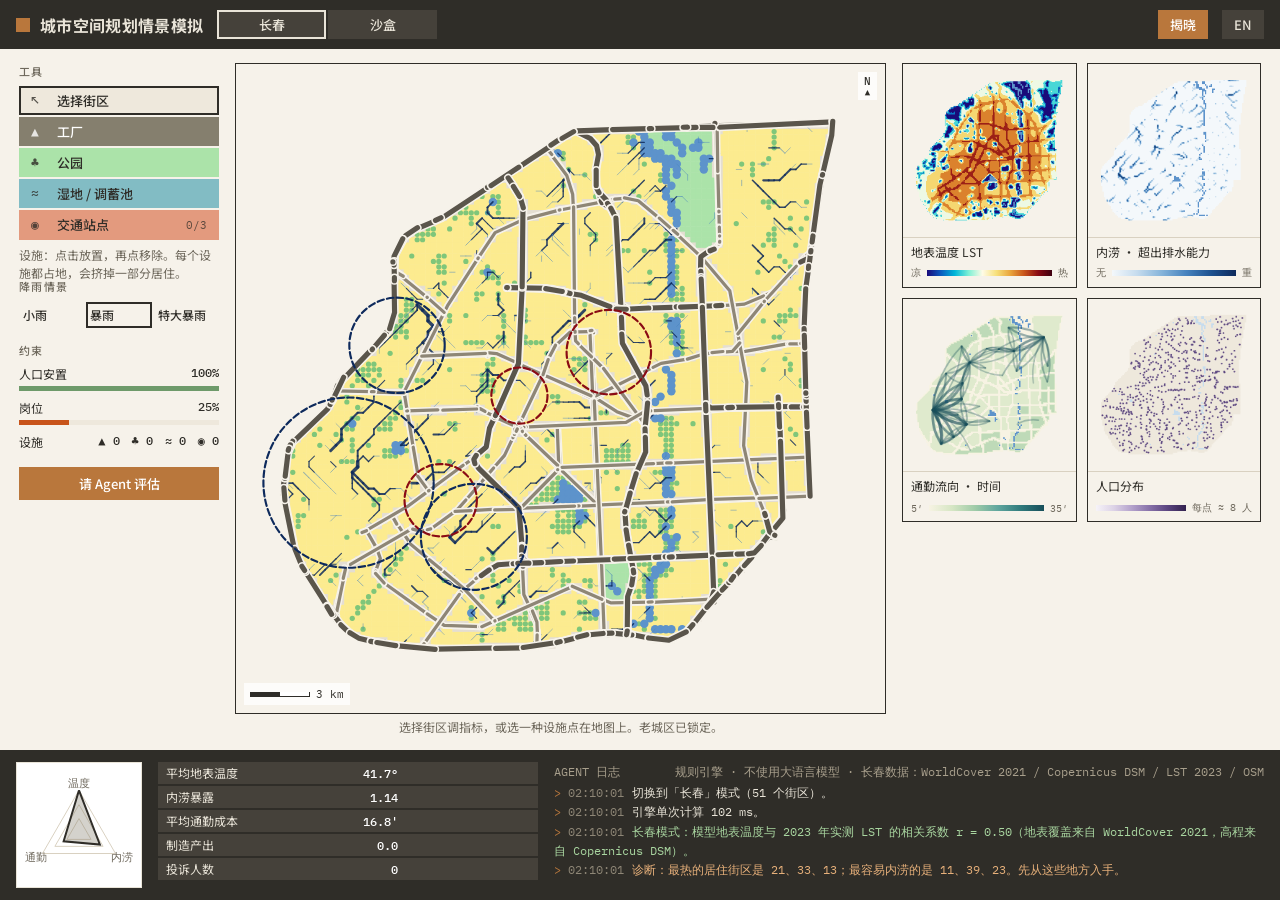
<file: app/index.html>
<!doctype html>
<html lang="zh">
<head>
<meta charset="utf-8">
<meta name="viewport" content="width=device-width,initial-scale=1">
<title>城市空间规划情景模拟</title>
<link rel="preconnect" href="https://fonts.googleapis.com">
<link rel="stylesheet" href="https://fonts.googleapis.com/css2?family=Noto+Sans+SC:wght@400;500;700&family=IBM+Plex+Mono:wght@400;500&display=swap">
<link rel="stylesheet" href="style.css?v=13">
</head>
<body>
<!-- Dark bars top and bottom frame the light working area. -->
<header class="top dark">
  <div class="title">
    <span class="mark"></span>
    <h1 data-i18n="title"></h1>
  </div>
  <nav class="seg" id="mode">
    <button class="block on" data-mode="city" data-i18n="modeCity"></button>
    <button class="block" data-mode="sandbox" data-i18n="modeSandbox"></button>
  </nav>
  <div class="spacer"></div>
  <button class="block ochre" id="reveal" data-i18n="reveal"></button>
  <button class="block" id="lang">EN</button>
</header>

<main class="layout" id="layout">
  <aside class="tools">
    <h2 data-i18n="toolsHead"></h2>
    <div id="toolbar" class="palette"></div>

    <h2 data-i18n="constraintsHead"></h2>
    <div id="constraints" class="constraints"></div>

    <button class="block ochre ask" id="ask" data-i18n="askAgent"></button>
  </aside>

  <section class="mapwrap">
    <figure class="neatline main">
      <canvas id="map"></canvas>
      <div class="north">N<span>▲</span></div>
      <div class="scale"><span></span><em>3 km</em></div>
      <div id="popup" class="popup blockpanel hidden"></div>
    </figure>
    <div class="hint" data-i18n="mapHint"></div>
  </section>

  <aside class="panel">
    <div class="smalls" id="smalls"></div>
  </aside>

  <!-- Agent evaluation: takes over the working area so the analysis is the thing you look at. -->
  <section id="av" class="av hidden">
    <header class="avhead"><span id="avTitle"></span><button class="block" id="avClose"></button></header>
    <div class="avbody">
      <div class="avgrid">
        <figure class="neatline" id="avf-lst"><canvas id="av-lst" width="440" height="440"></canvas><figcaption></figcaption></figure>
        <figure class="neatline" id="avf-flood"><canvas id="av-flood" width="440" height="440"></canvas><figcaption></figcaption></figure>
        <figure class="neatline" id="avf-commute"><canvas id="av-commute" width="440" height="440"></canvas><figcaption></figcaption></figure>
        <figure class="neatline" id="avf-density"><canvas id="av-density" width="440" height="440"></canvas><figcaption></figcaption></figure>
      </div>
      <div class="avside">
        <ol id="avSteps"></ol>
        <figure class="neatline avsc"><canvas id="avScatter" width="560" height="190"></canvas><figcaption id="avScCap"></figcaption></figure>
        <div id="avCards"></div>
      </div>
    </div>
  </section>
  <!-- Change view: after applying a suggestion, what changed and where (after − before). -->
  <section id="cv" class="av hidden">
    <header class="avhead"><span id="cvTitle"></span><button class="block ochre" id="cvBack"></button></header>
    <div id="cvSummary" class="cvsum"></div>
    <div class="cvgrid" id="cvGrid"></div>
  </section>
</main>

<footer class="term dark">
  <figure class="neatline trade" data-i18n-title="tradeCap">
    <canvas id="trade"></canvas>
  </figure>
  <div class="readouts" id="readouts"></div>
  <div class="logwrap">
    <div class="termhead"><span data-i18n="agentHead"></span><em data-i18n="placeholderNote"></em></div>
    <ol id="log"></ol>
  </div>
</footer>

<script src="i18n.js?v=13"></script>
<script src="palette.js?v=13"></script>
<script src="data/changchun.js?v=13"></script>
<script src="engine.js?v=13"></script>
<script src="agent.js?v=13"></script>
<script src="ui.js?v=13"></script>
</body>
</html>
</file>
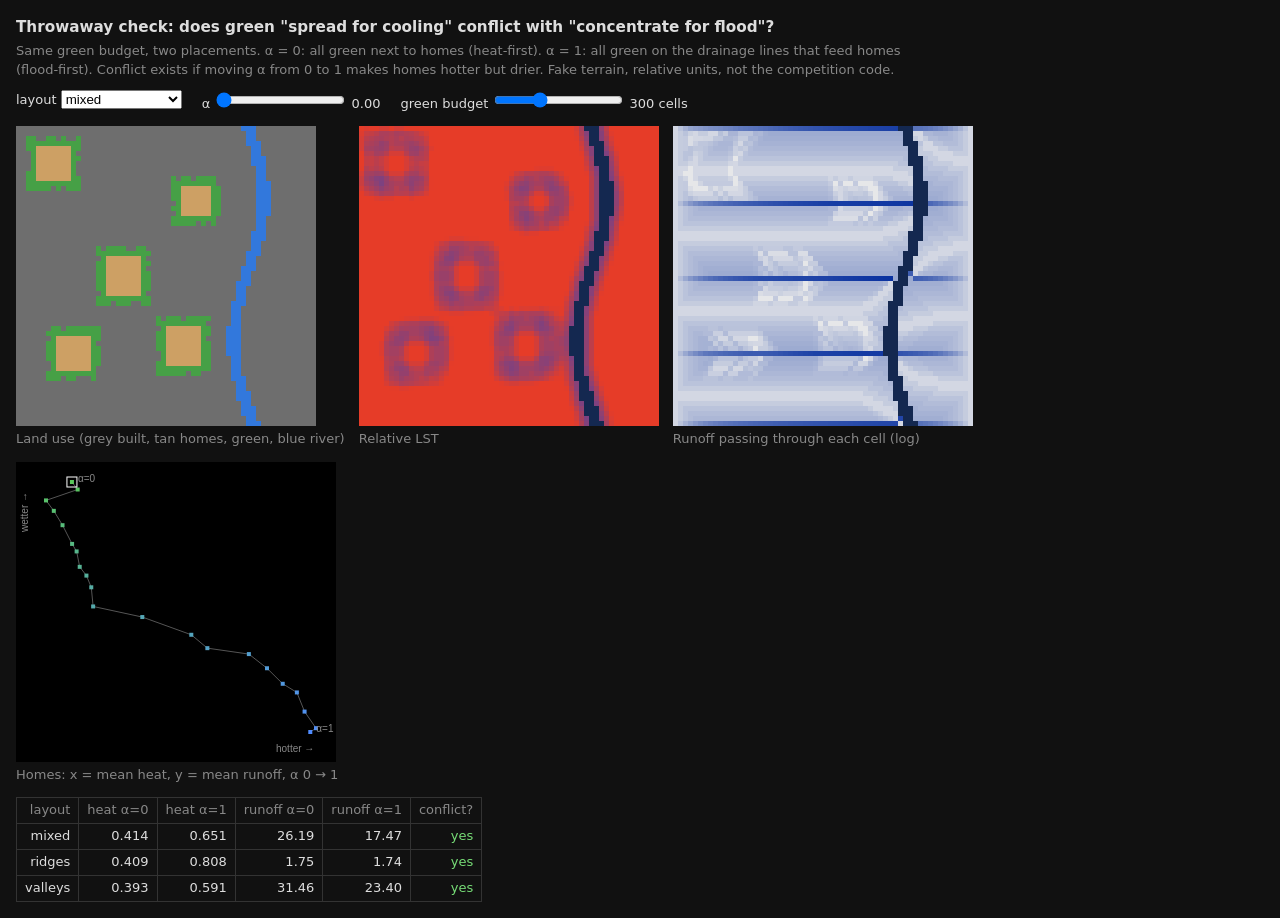
<file: sketch/index.html>
<!doctype html>
<html lang="en">
<head>
<meta charset="utf-8">
<meta name="viewport" content="width=device-width,initial-scale=1">
<title>Heat vs Flood Check</title>
<style>
  :root { --bg:#111; --fg:#ddd; --mut:#888; }
  body { background:var(--bg); color:var(--fg); font:13px/1.45 system-ui,sans-serif; margin:16px; }
  h3 { margin:0 0 4px; }
  p { color:var(--mut); margin:0 0 10px; max-width:900px; }
  .ctl { display:flex; gap:20px; flex-wrap:wrap; margin-bottom:12px; }
  .row { display:flex; gap:14px; flex-wrap:wrap; }
  canvas { image-rendering:pixelated; background:#000; display:block; }
  figure { margin:0; }
  figcaption { color:var(--mut); margin-top:4px; }
  table { border-collapse:collapse; margin-top:12px; }
  td, th { border:1px solid #333; padding:3px 8px; text-align:right; }
  th { color:var(--mut); font-weight:normal; }
  .yes { color:#7d7; } .no { color:#e77; }
</style>
</head>
<body>
<h3>Throwaway check: does green "spread for cooling" conflict with "concentrate for flood"?</h3>
<p>Same green budget, two placements. α = 0: all green next to homes (heat-first). α = 1: all green on the drainage lines that feed homes (flood-first).
Conflict exists if moving α from 0 to 1 makes homes hotter but drier. Fake terrain, relative units, not the competition code.</p>

<div class="ctl">
  <label>layout
    <select id="layout">
      <option value="mixed">mixed</option>
      <option value="ridges">homes on ridges</option>
      <option value="valleys">homes in valleys</option>
    </select>
  </label>
  <label>α <input id="alpha" type="range" min="0" max="1" step="0.05" value="0"> <span id="alphaV"></span></label>
  <label>green budget <input id="budget" type="range" min="100" max="700" step="20" value="300"> <span id="budgetV"></span> cells</label>
</div>

<div class="row">
  <figure><canvas id="cLand" width="300" height="300"></canvas><figcaption>Land use (grey built, tan homes, green, blue river)</figcaption></figure>
  <figure><canvas id="cHeat" width="300" height="300"></canvas><figcaption>Relative LST</figcaption></figure>
  <figure><canvas id="cFlood" width="300" height="300"></canvas><figcaption>Runoff passing through each cell (log)</figcaption></figure>
  <figure><canvas id="cTrade" width="320" height="300"></canvas><figcaption>Homes: x = mean heat, y = mean runoff, α 0 → 1</figcaption></figure>
</div>

<table id="robust"></table>

<script>
// ---------- World ----------
const N = 60;            // 60 x 60 cells
const CELL_HA = 0.09;    // 30 m x 30 m
const BUILT = 0, HOME = 1, GREEN = 2, RIVER = 3;

// Runoff coefficients from Rin (GB 50014): hard surface 0.85-0.95, green 0.10-0.20.
const RUNOFF = [0.9, 0.9, 0.15, 0];
// Extra storage a green cell can soak up from upstream, in units of one cell's rainfall.
const GREEN_CAP = 1.5;

const riverX = y => 46 + 3 * Math.sin(y / 9);
const hash = i => { const s = Math.sin(i * 12.9898) * 43758.5453; return s - Math.floor(s); };

// Elevation: a slope down to the river, plus gullies at y = 0, 15, 30, 45 running toward it.
const z = new Float32Array(N * N), isRiver = new Uint8Array(N * N);
for (let y = 0; y < N; y++) for (let x = 0; x < N; x++) {
  const i = y * N + x, dx = Math.abs(x - riverX(y));
  isRiver[i] = dx <= 1.2 ? 1 : 0;
  z[i] = 0.10 * dx + 0.8 * Math.abs(Math.sin(Math.PI * y / 15)) * Math.min(1, dx / 8) + 0.002 * hash(i);
}

// D8: each cell drains to its lowest lower neighbour (-1 = pit or river).
const recv = new Int32Array(N * N).fill(-1);
for (let y = 0; y < N; y++) for (let x = 0; x < N; x++) {
  const i = y * N + x; if (isRiver[i]) continue;
  let best = z[i];
  for (let dy = -1; dy <= 1; dy++) for (let dx = -1; dx <= 1; dx++) {
    const nx = x + dx, ny = y + dy;
    if ((dx || dy) && nx >= 0 && ny >= 0 && nx < N && ny < N && z[ny * N + nx] < best) { best = z[ny * N + nx]; recv[i] = ny * N + nx; }
  }
}
const order = [...Array(N * N).keys()].sort((a, b) => z[b] - z[a]);

// Home clusters [x, y, w, h]. Ridge centres sit at y ≈ 7.5, 22.5, 37.5, 52.5; valleys at 15, 30, 45.
const LAYOUTS = {
  mixed:   [[4, 4, 7, 7], [18, 26, 7, 8], [30, 40, 7, 8], [8, 42, 7, 7], [33, 12, 6, 6]],
  ridges:  [[5, 5, 8, 6], [20, 20, 8, 6], [8, 35, 8, 6], [28, 50, 8, 6], [30, 5, 8, 6]],
  valleys: [[5, 12, 8, 6], [22, 27, 8, 6], [8, 42, 8, 6], [30, 42, 8, 6], [30, 12, 6, 6]],
};

// ---------- Mechanisms ----------
function runoff(lu) {
  const thru = new Float32Array(N * N), inflow = new Float32Array(N * N);
  for (const i of order) {
    if (isRiver[i]) continue;
    const total = RUNOFF[lu[i]] + inflow[i];
    thru[i] = total;
    const out = lu[i] === GREEN ? Math.max(0, total - GREEN_CAP) : total;
    if (recv[i] >= 0) inflow[recv[i]] += out;
  }
  return thru;
}

function heat(lu) {
  // Local imperviousness, mixed over a 5 x 5 window.
  const lst = new Float32Array(N * N);
  for (let y = 0; y < N; y++) for (let x = 0; x < N; x++) {
    let s = 0, n = 0;
    for (let dy = -2; dy <= 2; dy++) for (let dx = -2; dx <= 2; dx++) {
      const nx = x + dx, ny = y + dy;
      if (nx < 0 || ny < 0 || nx >= N || ny >= N) continue;
      const v = lu[ny * N + nx]; s += (v === BUILT || v === HOME) ? 1 : 0; n++;
    }
    lst[y * N + x] = s / n;
  }
  // Cooling patches: 4-connected green patches, plus the river as one water body.
  const seen = new Uint8Array(N * N), patches = [];
  for (let i = 0; i < N * N; i++) {
    if (seen[i] || lu[i] !== GREEN) continue;
    const cells = [], stack = [i]; seen[i] = 1;
    while (stack.length) {
      const c = stack.pop(); cells.push(c);
      const x = c % N, y = (c / N) | 0;
      for (const [nx, ny] of [[x + 1, y], [x - 1, y], [x, y + 1], [x, y - 1]]) {
        const j = ny * N + nx;
        if (nx >= 0 && ny >= 0 && nx < N && ny < N && !seen[j] && lu[j] === GREEN) { seen[j] = 1; stack.push(j); }
      }
    }
    patches.push(cells);
  }
  const river = []; for (let i = 0; i < N * N; i++) if (lu[i] === RIVER) river.push(i);
  patches.push(river);

  // Reach from Rin: 100-300 m typical, 300-500 m for large or connected patches.
  const cool = new Float32Array(N * N);
  for (const cells of patches) {
    const ha = cells.length * CELL_HA;
    const L = (100 + 400 * (1 - Math.exp(-ha / 20))) / 30;   // cells
    const c = 0.25 + 0.35 * (1 - Math.exp(-ha / 10));        // strength
    const px = cells.map(k => k % N), py = cells.map(k => (k / N) | 0);
    for (let i = 0; i < N * N; i++) {
      const x = i % N, y = (i / N) | 0;
      let d2 = Infinity;
      for (let k = 0; k < px.length; k++) { const a = px[k] - x, b = py[k] - y, q = a * a + b * b; if (q < d2) d2 = q; }
      const v = c * Math.exp(-Math.sqrt(d2) / L);
      if (v > cool[i]) cool[i] = v;
    }
  }
  for (let i = 0; i < N * N; i++) lst[i] -= cool[i];
  return lst;
}

// ---------- Placement ----------
const cache = {};
function prep(name) {
  if (cache[name]) return cache[name];
  const lu0 = new Uint8Array(N * N);
  for (let i = 0; i < N * N; i++) lu0[i] = isRiver[i] ? RIVER : BUILT;
  const home = [];
  for (const [x0, y0, w, h] of LAYOUTS[name])
    for (let y = y0; y < y0 + h; y++) for (let x = x0; x < x0 + w; x++) { lu0[y * N + x] = HOME; home.push(y * N + x); }

  // Distance to nearest home (8-neighbour BFS).
  const dist = new Int32Array(N * N).fill(1e9), q = [...home];
  home.forEach(i => dist[i] = 0);
  for (let h = 0; h < q.length; h++) {
    const c = q[h], x = c % N, y = (c / N) | 0;
    for (let dy = -1; dy <= 1; dy++) for (let dx = -1; dx <= 1; dx++) {
      const nx = x + dx, ny = y + dy, j = ny * N + nx;
      if (nx >= 0 && ny >= 0 && nx < N && ny < N && dist[j] > dist[c] + 1) { dist[j] = dist[c] + 1; q.push(j); }
    }
  }
  // Does this cell's water pass through a home on its way down?
  const feedsHome = new Uint8Array(N * N);
  for (let i = 0; i < N * N; i++) {
    for (let j = recv[i], s = 0; j >= 0 && s < 400; j = recv[j], s++) if (lu0[j] === HOME) { feedsHome[i] = 1; break; }
  }
  const base = runoff(lu0);
  const cand = []; for (let i = 0; i < N * N; i++) if (lu0[i] === BUILT) cand.push(i);
  // Flood-first: biggest flows that end up in homes, then any big flow.
  const floodRank = [...cand].sort((a, b) => (feedsHome[b] - feedsHome[a]) || (base[b] - base[a]));
  // Heat-first: closest to homes, ties shuffled so rings fill evenly.
  const heatRank = [...cand].sort((a, b) => (dist[a] - dist[b]) || (hash(a + 7) - hash(b + 7)));
  return cache[name] = { lu0, home, floodRank, heatRank };
}

function place(name, alpha, budget) {
  const P = prep(name), lu = P.lu0.slice();
  const nFlood = Math.round(alpha * budget);
  let put = 0;
  for (const i of P.floodRank) { if (put >= nFlood) break; lu[i] = GREEN; put++; }
  for (const i of P.heatRank) { if (put >= budget) break; if (lu[i] === BUILT) { lu[i] = GREEN; put++; } }
  return lu;
}

function evaluate(name, alpha, budget) {
  const lu = place(name, alpha, budget), P = prep(name);
  const lst = heat(lu), thru = runoff(lu);
  let h = 0, f = 0;
  for (const i of P.home) { h += lst[i]; f += thru[i]; }
  return { lu, lst, thru, heat: h / P.home.length, flood: f / P.home.length };
}

// ---------- Drawing ----------
function paint(canvas, fn) {
  const img = new ImageData(N, N);
  for (let i = 0; i < N * N; i++) { const [r, g, b] = fn(i); img.data.set([r, g, b, 255], i * 4); }
  const off = new OffscreenCanvas(N, N); off.getContext('2d').putImageData(img, 0, 0);
  const ctx = canvas.getContext('2d'); ctx.imageSmoothingEnabled = false;
  ctx.drawImage(off, 0, 0, canvas.width, canvas.height);
}
const ramp = (t, a, b) => a.map((v, k) => Math.round(v + (b[k] - v) * Math.max(0, Math.min(1, t))));
const LAND = [[110, 110, 110], [205, 160, 100], [70, 160, 70], [50, 120, 220]];

function drawTrade(curve, cur) {
  const c = document.getElementById('cTrade'), ctx = c.getContext('2d');
  ctx.fillStyle = '#000'; ctx.fillRect(0, 0, c.width, c.height);
  const xs = curve.map(p => p.heat), ys = curve.map(p => p.flood);
  const x0 = Math.min(...xs), x1 = Math.max(...xs), y0 = Math.min(...ys), y1 = Math.max(...ys);
  const X = v => 30 + (v - x0) / ((x1 - x0) || 1) * (c.width - 50);
  const Y = v => c.height - 30 - (v - y0) / ((y1 - y0) || 1) * (c.height - 50);
  ctx.strokeStyle = '#555'; ctx.beginPath();
  curve.forEach((p, k) => k ? ctx.lineTo(X(p.heat), Y(p.flood)) : ctx.moveTo(X(p.heat), Y(p.flood))); ctx.stroke();
  curve.forEach(p => { ctx.fillStyle = `rgb(${ramp(p.alpha, [90, 200, 90], [80, 140, 255])})`; ctx.fillRect(X(p.heat) - 2, Y(p.flood) - 2, 4, 4); });
  ctx.strokeStyle = '#fff'; ctx.strokeRect(X(cur.heat) - 5, Y(cur.flood) - 5, 10, 10);
  ctx.fillStyle = '#888';
  ctx.fillText('α=0', X(curve[0].heat) + 6, Y(curve[0].flood));
  ctx.fillText('α=1', X(curve.at(-1).heat) + 6, Y(curve.at(-1).flood));
  ctx.fillText('hotter →', c.width - 60, c.height - 10);
  ctx.save(); ctx.translate(12, 70); ctx.rotate(-Math.PI / 2); ctx.fillText('wetter →', 0, 0); ctx.restore();
}

const $ = id => document.getElementById(id);
function render() {
  const name = $('layout').value, alpha = +$('alpha').value, budget = +$('budget').value;
  $('alphaV').textContent = alpha.toFixed(2); $('budgetV').textContent = budget;
  const r = evaluate(name, alpha, budget);
  paint($('cLand'), i => LAND[r.lu[i]]);
  paint($('cHeat'), i => r.lu[i] === RIVER ? [20, 40, 80] : ramp(r.lst[i] + 0.4, [40, 70, 200], [230, 60, 40]));
  const fmax = Math.log1p(Math.max(...r.thru));
  paint($('cFlood'), i => r.lu[i] === RIVER ? [20, 40, 80] : ramp(Math.log1p(r.thru[i]) / fmax, [235, 235, 235], [10, 50, 160]));
  const curve = [];
  for (let k = 0; k <= 20; k++) { const a = k / 20, e = evaluate(name, a, budget); curve.push({ alpha: a, heat: e.heat, flood: e.flood }); }
  drawTrade(curve, r);

  // Robustness: every layout, both extremes.
  const rows = Object.keys(LAYOUTS).map(n => {
    const a = evaluate(n, 0, budget), b = evaluate(n, 1, budget);
    const conflict = b.heat > a.heat && b.flood < a.flood;
    return { n, h0: a.heat, h1: b.heat, f0: a.flood, f1: b.flood, conflict };
  });
  $('robust').innerHTML = '<tr><th>layout</th><th>heat α=0</th><th>heat α=1</th><th>runoff α=0</th><th>runoff α=1</th><th>conflict?</th></tr>' +
    rows.map(o => `<tr><td>${o.n}</td><td>${o.h0.toFixed(3)}</td><td>${o.h1.toFixed(3)}</td><td>${o.f0.toFixed(2)}</td><td>${o.f1.toFixed(2)}</td><td class="${o.conflict ? 'yes' : 'no'}">${o.conflict ? 'yes' : 'no'}</td></tr>`).join('');
  window.__result = { budget, rows, curve: curve.map(p => [p.alpha, +p.heat.toFixed(3), +p.flood.toFixed(2)]) };
}
['layout', 'alpha', 'budget'].forEach(id => $(id).addEventListener('input', render));
render();
</script>
</body>
</html>
</file>
<file: app/style.css>
/* Shell styles. Ochre is UI-only: it never appears inside a neatline,
   where only data colours live (so it can't be read as "hot"). */
:root {
  --paper: #F6F2EA;
  --paper-2: #EEE8DC;
  --ink: #2F2D28;
  --ink-2: #6E685C;
  --rule: #D9D1C1;
  --dark: #2F2D28;
  --dark-2: #45413A;
  --on-dark: #E9E4D8;
  --on-dark-2: #A89F8C;
  --ochre: #B9773C;
  --neat: #2F2D28;
  --sans: "Noto Sans SC", system-ui, sans-serif;
  --mono: "IBM Plex Mono", ui-monospace, monospace;
  --H: 520px;          /* height of the working area; ui.js sets the real value */
  /* --M (main map side) is also set by ui.js: as tall as --H allows, as wide as the row allows. */
  --cap: 50px;         /* small-map caption height */
}

* { box-sizing: border-box; }
html, body { margin: 0; }
/* The whole app fits one screen: header / working area / footer, no page scroll. */
body {
  background: var(--paper);
  color: var(--ink);
  font: 14px/1.5 var(--sans);
  display: grid;
  grid-template-rows: auto minmax(0, 1fr) auto;
  height: 100vh;
  overflow: hidden;
}
h1 { font-size: 16px; font-weight: 700; margin: 0; letter-spacing: .02em; }
h2 {
  font-size: 11px; font-weight: 500; letter-spacing: .12em; text-transform: uppercase;
  color: var(--ink-2); margin: 14px 0 6px;
}
h2:first-child { margin-top: 0; }

/* ---------- Geometric blocks: mid-tone fill, dark text, white on hover ---------- */
.block {
  font: 500 13px/1 var(--sans);
  color: var(--ink);
  background: var(--paper-2);
  border: 0;
  padding: 8px 12px;
  cursor: pointer;
  transition: color .12s, background .12s, box-shadow .12s;
}
.block:hover { color: #fff; background: var(--ink-2); }
.block.on { box-shadow: inset 0 0 0 2px var(--neat); }
.block.ochre { background: var(--ochre); color: #fff; }
.block.ochre:hover { background: var(--on-dark); color: var(--ochre); }
.seg { display: flex; gap: 2px; }
.seg .block { flex: 1; }

/* ---------- Dark bars (header + footer) ---------- */
.dark { background: var(--dark); color: var(--on-dark); }
.dark .block { background: var(--dark-2); color: var(--on-dark); }
.dark .block:hover { background: var(--on-dark); color: var(--dark); }
.dark .block.on { box-shadow: inset 0 0 0 2px var(--on-dark); }
.dark .block.ochre { background: var(--ochre); color: #fff; }
.dark .block.ochre:hover { background: var(--on-dark); color: var(--ochre); }

.top { display: flex; align-items: center; gap: 14px; padding: 10px 16px; }
.title { display: flex; align-items: center; gap: 10px; }
.mark { width: 14px; height: 14px; background: var(--ochre); }
.spacer { flex: 1; }
.top .seg { width: 220px; }

/* ---------- Working area ---------- */
.layout {
  display: flex; justify-content: center; gap: 16px;
  padding: 14px 16px; min-height: 0; overflow: hidden;
}
.tools { width: 200px; flex: none; overflow-y: auto; }

.palette { display: grid; gap: 2px; }
.palette .block {
  display: flex; align-items: center; gap: 8px; text-align: left; width: 100%;
  background: var(--c);
}
.palette .block:hover { background: var(--c); color: #fff; }
.palette .glyph { width: 18px; font-family: var(--mono); opacity: .8; }
/* Water is part of the natural base: shown for the legend, not selectable. */
.palette .block.locked { cursor: default; background-image: repeating-linear-gradient(135deg, transparent 0 6px, rgba(255,255,255,.18) 6px 8px); }
.palette .block.locked:hover { color: #fff; }

.constraints { display: grid; gap: 8px; }
.meter { font-size: 12px; }
.meter .row { display: flex; justify-content: space-between; }
.meter .row b { font: 500 12px var(--mono); }
.meter .bar { height: 5px; background: var(--paper-2); margin-top: 3px; }
.meter .bar i { display: block; height: 100%; background: var(--ink-2); }
.meter.ok .bar i { background: #6E9A6A; }

/* ---------- Neatline: every map and chart sits in a dark frame ---------- */
figure { margin: 0; }
.neatline { position: relative; border: 1.5px solid var(--neat); background: #fff; }
.neatline canvas { display: block; }
figcaption {
  font-size: 12px; color: var(--ink-2); padding: 5px 8px; height: var(--cap);
  border-top: 1px solid var(--rule); background: var(--paper);
}

/* Main map: a square as tall as the working area allows. */
.mapwrap { flex: none; display: flex; flex-direction: column; align-items: center; }
.main canvas { width: var(--M, 480px); height: var(--M, 480px); cursor: crosshair; }
.north {
  position: absolute; top: 8px; right: 8px; font: 500 11px var(--mono);
  display: flex; flex-direction: column; align-items: center; line-height: 1;
  background: rgba(255,255,255,.75); padding: 4px 6px;
}
.north span { font-size: 9px; }
.scale {
  position: absolute; left: 8px; bottom: 8px; display: flex; align-items: center; gap: 6px;
  font: 11px var(--mono); background: rgba(255,255,255,.75); padding: 4px 6px;
}
.scale span { width: 60px; height: 5px; border: 1px solid var(--ink); border-top: 0;
  background: linear-gradient(90deg, var(--ink) 50%, #fff 50%); }
.scale em { font-style: normal; }
.hint { font-size: 12px; color: var(--ink-2); height: 24px; padding-top: 4px; }

/* Small maps: 2 × 2, each tile sized so two rows fill the working area. */
.panel { flex: none; }
.smalls { display: grid; grid-template-columns: auto auto; gap: 10px; }
.smalls canvas { width: var(--T, 150px); height: var(--T, 150px); }   /* --T set by ui.js */
.small figcaption { display: grid; gap: 2px; width: 0; min-width: 100%; }
.small .name { color: var(--ink); font-size: 12px; white-space: nowrap; overflow: hidden; text-overflow: ellipsis; }
.legend { display: flex; align-items: center; gap: 6px; font: 10px var(--mono); color: var(--ink-2); }
.legend i { flex: 1; height: 6px; }

/* ---------- Footer: trade-off · readouts · agent log ---------- */
.term {
  display: grid; grid-template-columns: auto 380px minmax(0, 1fr); gap: 16px;
  height: 150px; padding: 12px 16px; font: 12px/1.6 var(--mono);
}
.trade { border-color: var(--on-dark); }
.trade canvas { width: 124px; height: 124px; }

.readouts { display: grid; gap: 2px; align-content: start; }
.readout {
  display: grid; grid-template-columns: 1fr 56px 52px 64px; align-items: center; gap: 8px;
  padding: 2px 8px; background: var(--dark-2); font: 12px/1.5 var(--sans);
}
.readout em { font: 12px var(--mono); font-style: normal; text-align: right; }
.readout.better { animation: flashG 1.4s ease-out; } .readout.better em { color: #A9D6A0; }
.readout.worse { animation: flashR 1.4s ease-out; } .readout.worse em { color: #F0A58A; }
@keyframes flashG { from { background: #4E7A4A; } to { background: var(--dark-2); } }
@keyframes flashR { from { background: #8C3A28; } to { background: var(--dark-2); } }
.readout b { font: 500 12px var(--mono); text-align: right; color: #fff; }
.readout canvas { width: 64px; height: 16px; }

.logwrap { display: flex; flex-direction: column; min-height: 0; }
.termhead { display: flex; justify-content: space-between; color: var(--on-dark-2); margin-bottom: 2px; gap: 12px; }
.termhead em { font-style: normal; white-space: nowrap; overflow: hidden; text-overflow: ellipsis; }
#log { list-style: none; margin: 0; padding: 0; overflow-y: auto; flex: 1; }
#log li::before { content: "> "; color: var(--ochre); }
#log .t { color: #8E8676; margin-right: 8px; }
#log .warn { color: #E7B07A; }
#log .good { color: #A9D6A0; }
/* Revealed tile: a thicker neatline marks observed data, not model output. */
.small.observed { border-width: 3px; }
#log .act { cursor: pointer; }
#log .act:hover { color: #fff; background: var(--dark-2); }
.ask { width: 100%; margin-top: 16px; padding: 10px 12px; }
.blockpanel { font-size: 12px; display: grid; gap: 8px; }
.blockpanel .muted { color: var(--ink-2); }
.blockpanel .head { display: flex; align-items: center; gap: 8px; }
.blockpanel .sw { width: 12px; height: 12px; }
.slider { display: grid; gap: 2px; }
.slider .row { display: flex; justify-content: space-between; }
.slider .row b { font: 500 12px var(--mono); }
.slider input { width: 100%; accent-color: var(--ochre); }
.slider input:disabled { opacity: .4; }
.meter.bad .bar i { background: #C8541A; }
.ask:disabled { opacity: .6; cursor: wait; }

/* ---------- Agent evaluation view ---------- */
.layout { position: relative; }
.av { position: absolute; inset: 0; background: var(--paper); z-index: 5; display: flex; flex-direction: column;
  padding: 12px 16px; gap: 10px; animation: avIn .25s ease-out; }
.av.hidden { display: none; }
@keyframes avIn { from { opacity: 0; transform: scale(.985); } to { opacity: 1; transform: none; } }
.avhead { display: flex; justify-content: space-between; align-items: center; font: 500 13px var(--mono); letter-spacing: .12em; }
.avhead span::before { content: "▶ "; color: var(--ochre); }
.avbody { display: flex; gap: 16px; min-height: 0; flex: 1; }
.avgrid { display: grid; grid-template-columns: 1fr 1fr; gap: 8px; width: calc(var(--H) - 130px); flex: none; align-content: start; }
.avgrid canvas { width: 100%; height: auto; aspect-ratio: 1; }
.avgrid figcaption { height: auto; padding: 3px 8px; font-size: 12px; }
.avgrid figure { opacity: .45; transition: opacity .3s, border-width .3s; }
.avgrid figure.now, .avgrid figure.done { opacity: 1; }
.avgrid figure.now { border-width: 3px; }
.avside { flex: 1; min-width: 0; display: flex; flex-direction: column; gap: 10px; overflow-y: auto; }
#avSteps { list-style: none; margin: 0; padding: 0; display: grid; gap: 6px; font-size: 14px; }
#avSteps li { padding: 8px 10px; background: var(--paper-2); border-left: 4px solid var(--rule); animation: avIn .3s ease-out; }
#avSteps li.now { border-left-color: var(--ochre); background: #fff; }
.avsc canvas { width: 100%; height: auto; }
#avCards { display: grid; gap: 8px; }
.card { background: #fff; border: 1.5px solid var(--neat); padding: 10px 12px; font-size: 13px; display: grid; gap: 8px; animation: avIn .3s ease-out; }
.card .n { font: 500 12px var(--mono); color: var(--ochre); }
.card .block { justify-self: start; }
.palette h2 { margin-top: 10px; }
#rain .block { padding: 7px 4px; font-size: 12px; }
.tool-cost { margin-left: auto; font: 11px var(--mono); opacity: .75; }

/* ---------- Block popup ---------- */
.popup { position: absolute; z-index: 3; width: 250px; background: #fff; border: 1.5px solid var(--neat);
  box-shadow: 0 6px 20px rgba(47,45,40,.18); padding: 10px 12px; animation: avIn .15s ease-out; }
.popup.hidden { display: none; }
.popup .head { justify-content: space-between; }
.popup .head b { flex: 1; font-weight: 500; }
.popup .x { border: 0; background: none; font-size: 18px; line-height: 1; cursor: pointer; color: var(--ink-2); }
.popup .x:hover { color: var(--ink); }
.deltas { display: grid; grid-template-columns: 1fr auto 52px; gap: 3px 8px; font-size: 12px;
  border-top: 1px solid var(--rule); padding-top: 8px; align-items: baseline; }
.deltas b { font: 500 12px var(--mono); text-align: right; }
.deltas i { font: 12px var(--mono); font-style: normal; text-align: right; color: var(--ink-2); }
.deltas i.up { color: #4E8A4A; } .deltas i.down { color: #B5462A; }

/* ---------- Change view (difference maps) ---------- */
.cvsum { font-size: 14px; padding: 8px 10px; background: #fff; border-left: 4px solid var(--ochre); }
.cvgrid { display: grid; grid-template-columns: repeat(4, 1fr); gap: 12px; min-height: 0; }
.cvgrid canvas { width: 100%; height: auto; aspect-ratio: 1; }
.cvgrid figcaption { height: auto; display: grid; gap: 2px; }
.cvgrid .d { font: 500 13px var(--mono); }
.cvgrid .d.up { color: #B5462A; } .cvgrid .d.down { color: #2F6E8F; }

/* ---------- On-map change toast ---------- */
.toast { position: absolute; z-index: 4; display: grid; gap: 1px; padding: 6px 9px; background: rgba(47,45,40,.92);
  color: #fff; font: 12px var(--mono); pointer-events: none; animation: toast 2.6s ease-out forwards; }
.toast .good { color: #A9D6A0; } .toast .bad { color: #F0A58A; }
@keyframes toast { 0% { opacity: 0; transform: translateY(6px); } 10%, 75% { opacity: 1; transform: none; } 100% { opacity: 0; transform: translateY(-8px); } }
</file>
